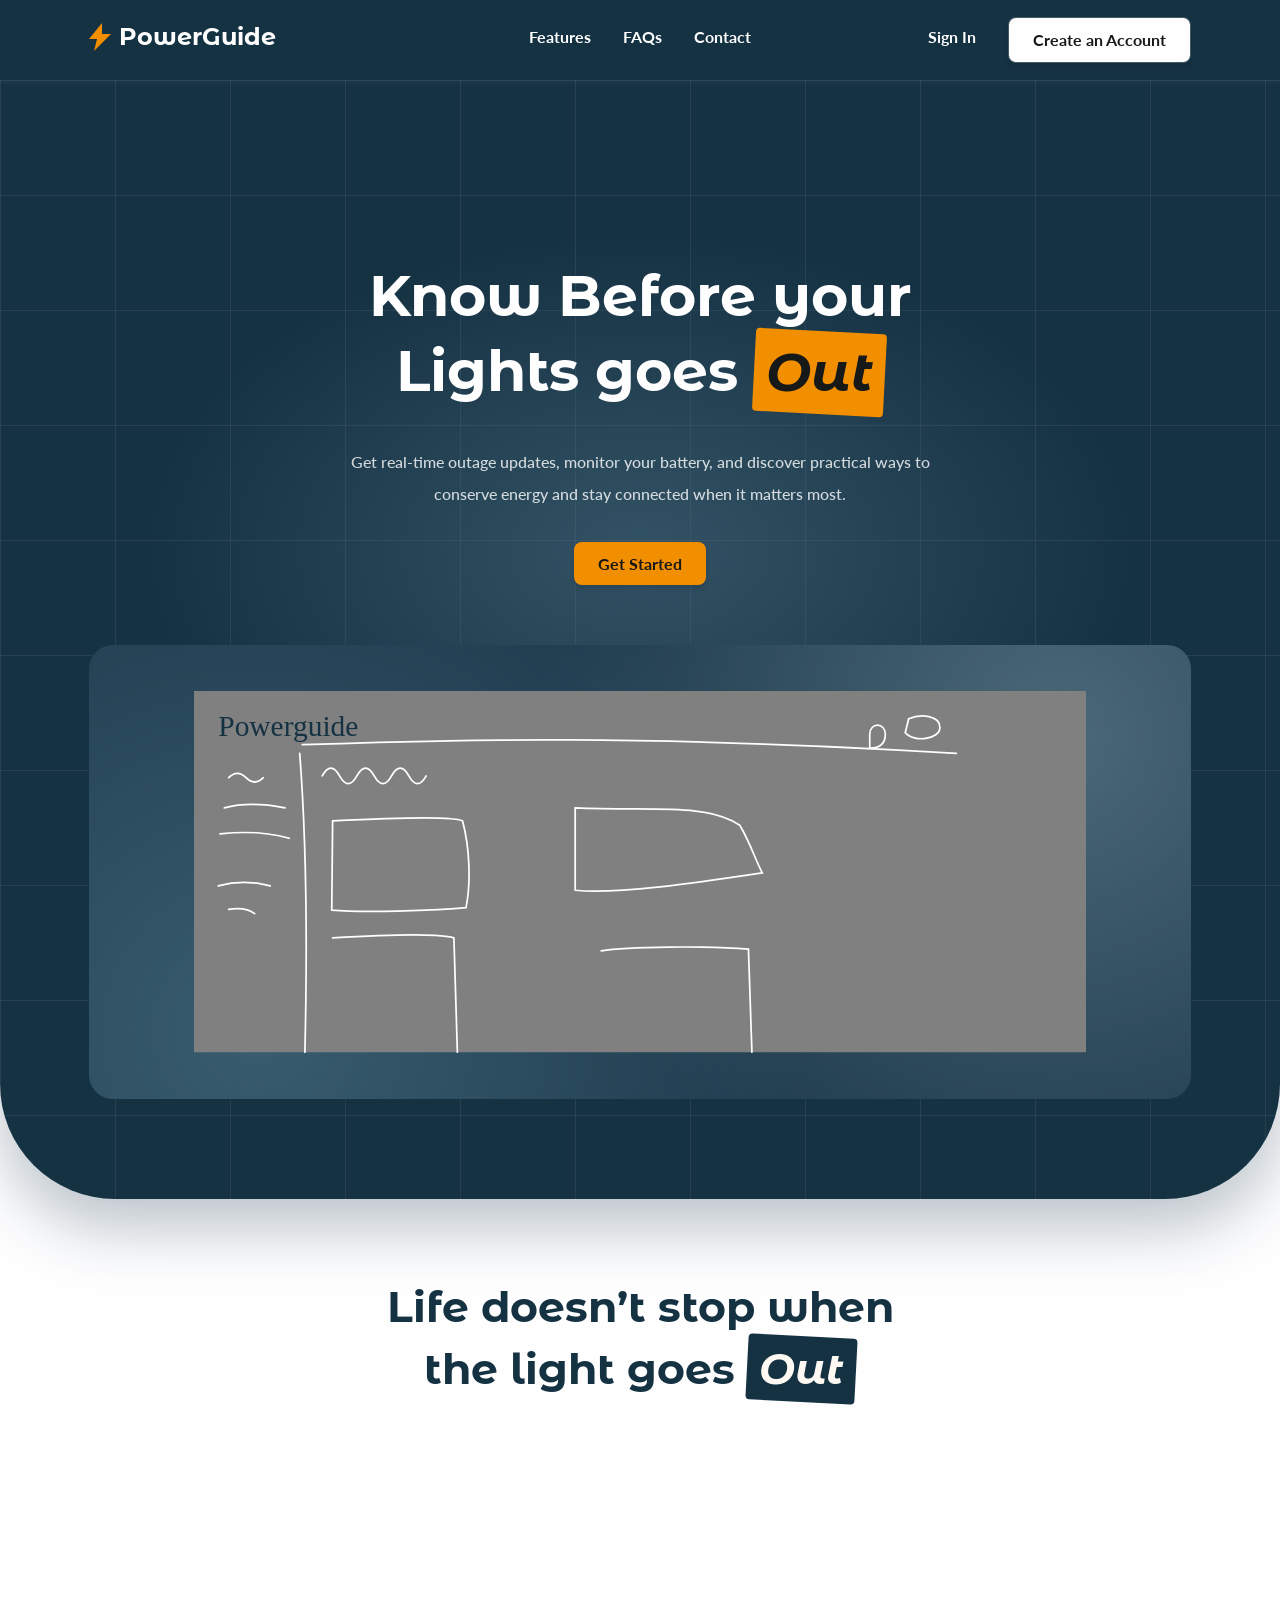
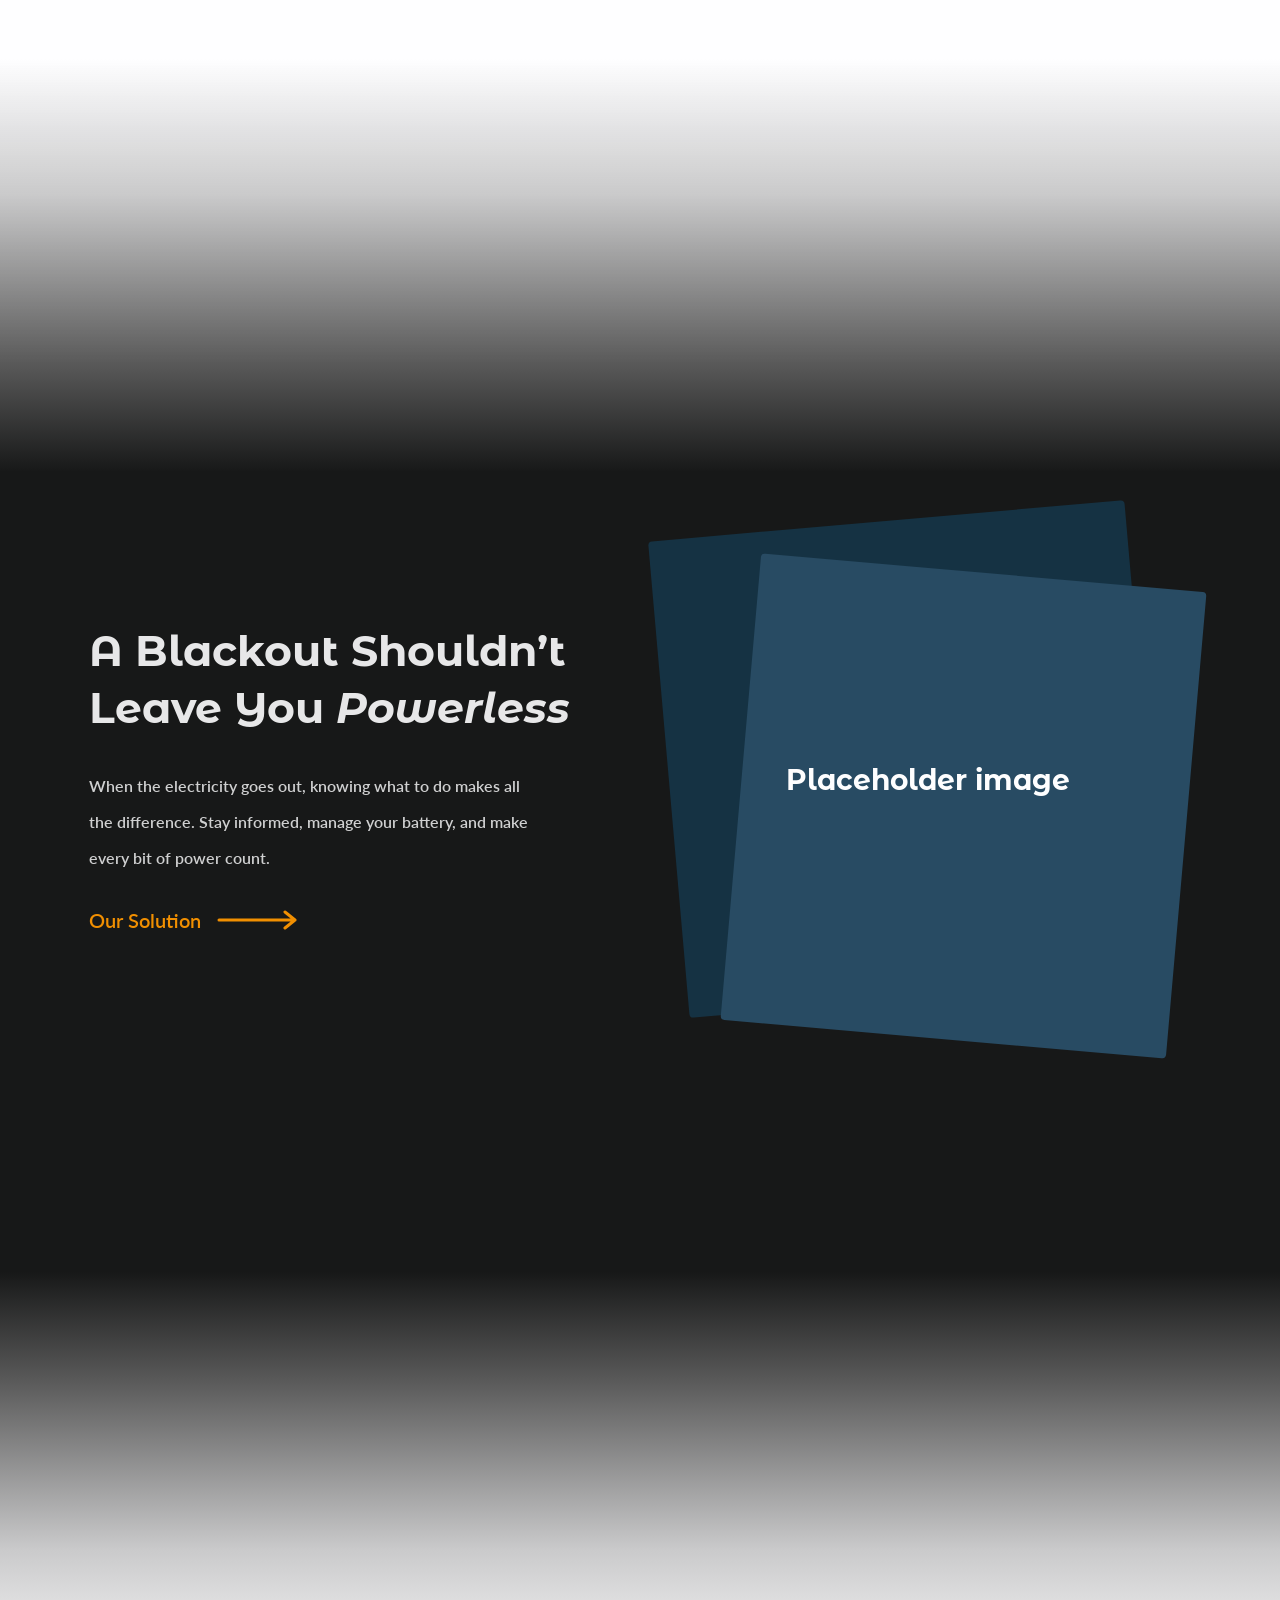
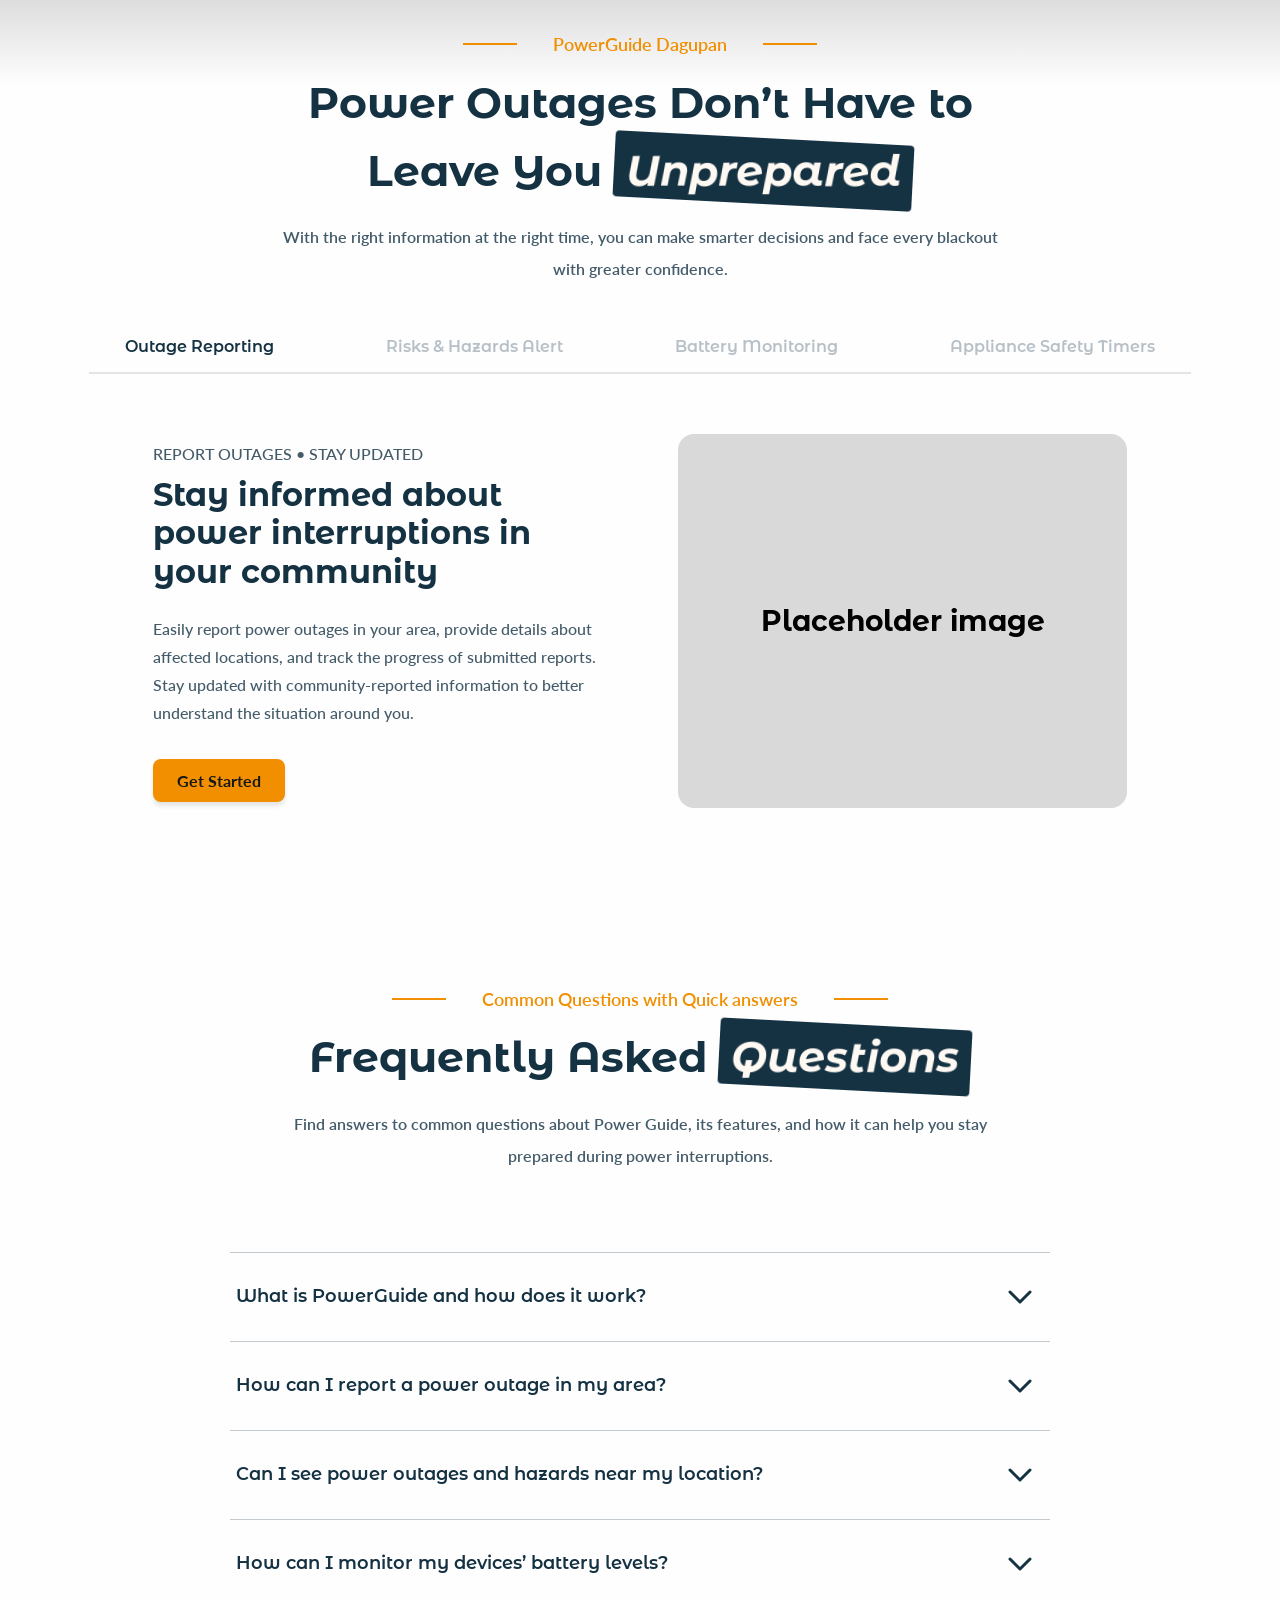
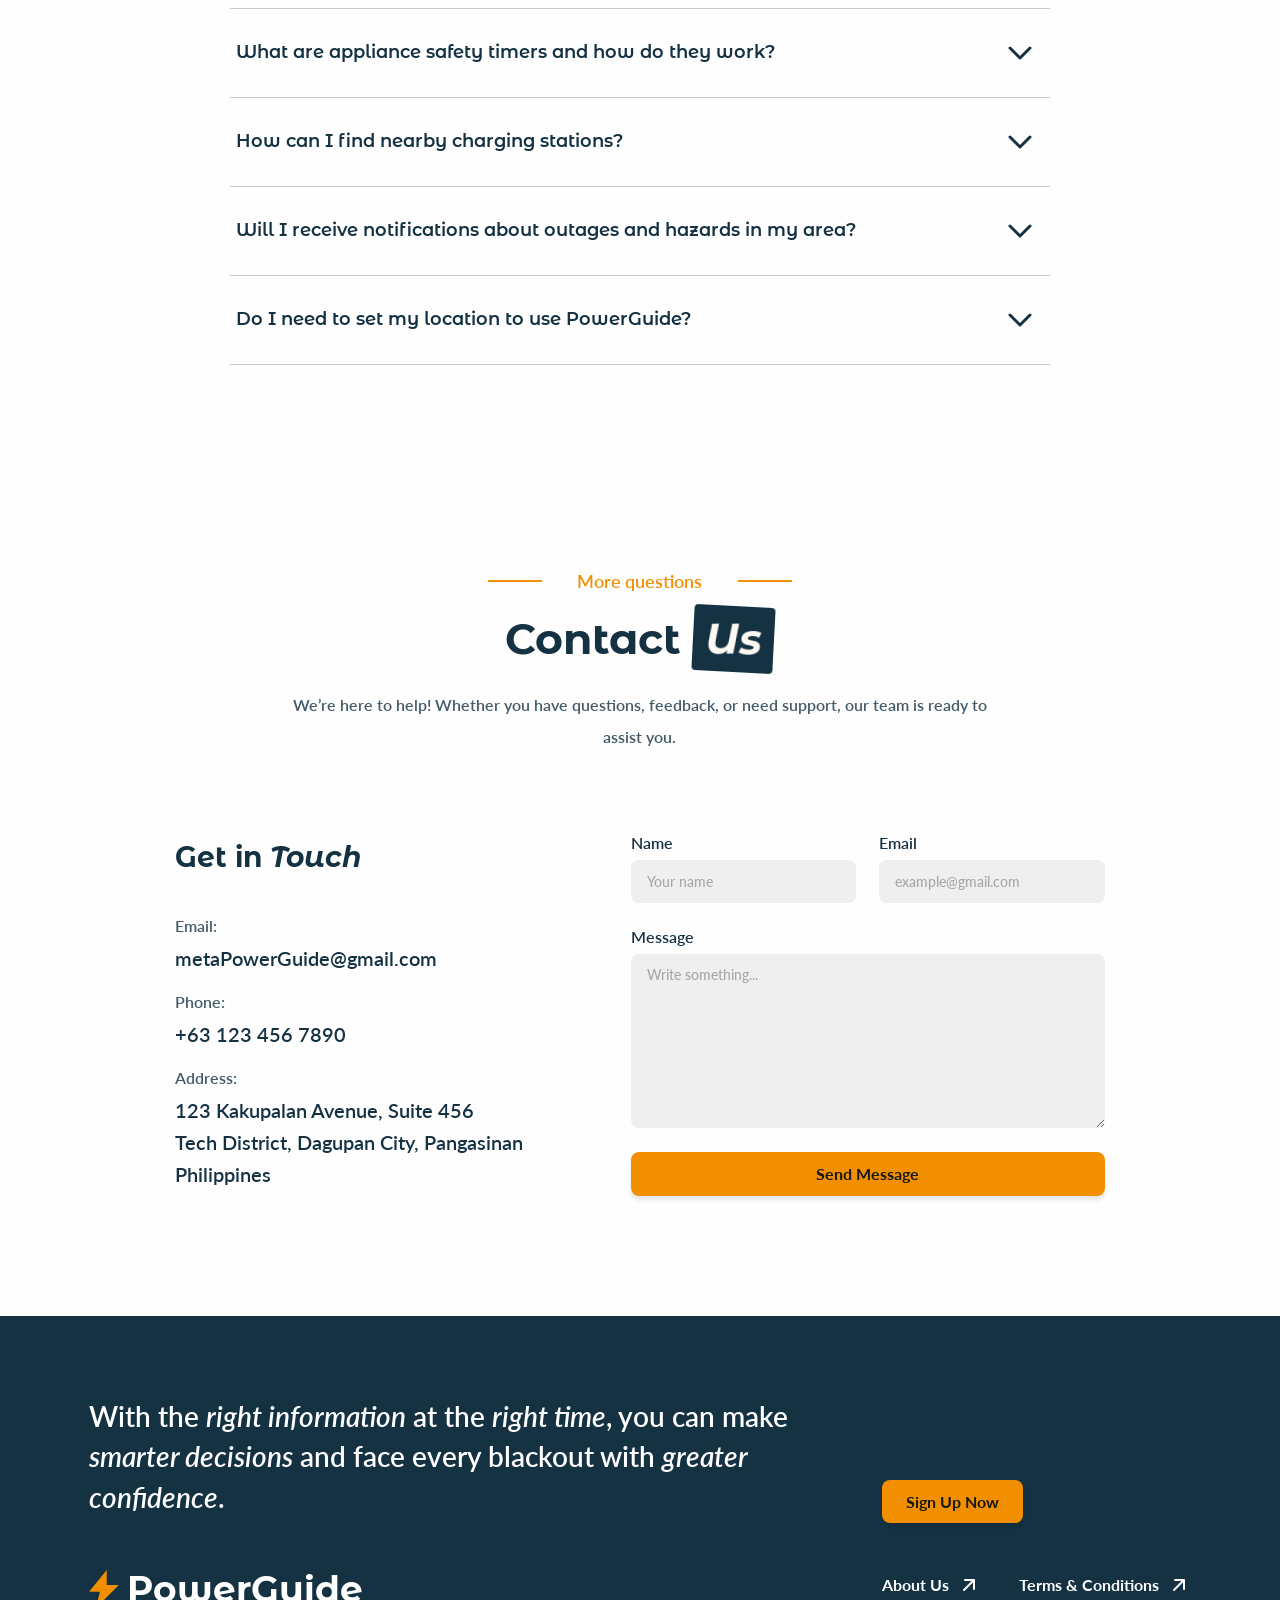
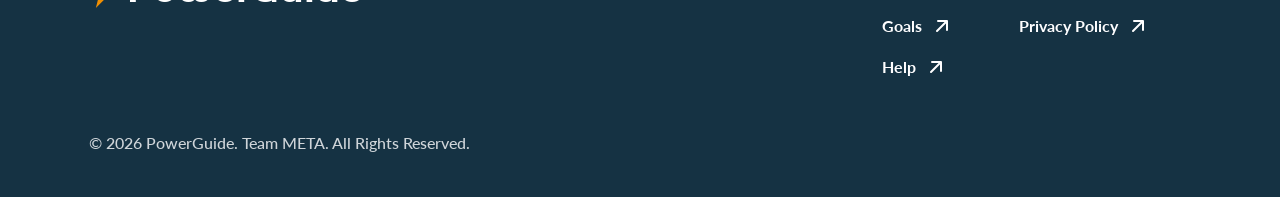
<file: index.html>
<!doctype html>
<html lang="en">
    <head>
        <meta charset="utf-8" />
        <meta name="viewport" content="width=device-width, initial-scale=1" />
        <title>PowerGuide – Know before your lights go out</title>
        <link rel="preconnect" href="https://fonts.googleapis.com" />
        <link rel="preconnect" href="https://fonts.gstatic.com" crossorigin />
        <link
            href="https://fonts.googleapis.com/css2?family=Lato:ital,wght@0,400;0,500;0,600;0,700;1,600&family=Montserrat+Alternates:ital,wght@0,600;0,700;1,700&display=swap"
            rel="stylesheet"
        />
        <link rel="stylesheet" href="styles.css" />
    </head>
    <body>
        <svg width="0" height="0" style="position: absolute" aria-hidden="true">
            <symbol id="bolt" viewBox="0 0 22 28">
                <path fill="#f18f01" d="M13 0 0 16h8l-3 12 17-17h-9z" />
            </symbol>
        </svg>

        <header class="nav">
            <div class="wrap">
                <a class="logo" href="#top"
                    ><svg width="22" height="28"><use href="#bolt" /></svg>
                    PowerGuide
                </a>
                <div id="menu">
                    <nav class="nav__c" aria-label="Sections">
                        <a href="#features">Features</a><a href="#faq">FAQs</a
                        ><a href="#contact">Contact</a>
                    </nav>
                    <div class="nav__r">
                        <a href="Login and Signup/login.html">Sign In</a
                        ><a
                            class="btn btn--w"
                            href="Login and Signup/signup.html"
                            >Create an Account</a
                        >
                    </div>
                </div>
                <button
                    class="burger"
                    aria-label="Menu"
                    aria-expanded="false"
                    aria-controls="menu"
                >
                    <span></span>
                </button>
            </div>
        </header>

        <main id="top">
            <section class="hero">
                <h1>
                    Know Before your<br />Lights goes
                    <span class="tag tag--o"><i>Out</i></span>
                </h1>
                <p>
                    Get real-time outage updates, monitor your battery, and
                    discover practical ways to conserve energy and stay
                    connected when it matters most.
                </p>
                <a class="btn" href="#contact">Get Started</a>
                <div class="mock">
                    <svg
                        viewBox="0 0 1030 417"
                        role="img"
                        aria-label="Sketch of the PowerGuide dashboard"
                    >
                        <rect width="1030" height="417" fill="#808080" />
                        <text
                            x="28"
                            y="52"
                            fill="#153243"
                            font-family="cursive"
                            font-size="34"
                        >
                            Powerguide
                        </text>
                        <g
                            fill="none"
                            stroke="#fff"
                            stroke-width="2"
                            stroke-linecap="round"
                        >
                            <path
                                d="M125 62C300 56 520 50 880 72M122 72C128 150 132 250 128 417"
                            />
                            <path
                                d="M40 100q10-10 20 0t20 0M35 135q30-8 70 0M30 165q45-5 80 5M28 225q30-8 60 0M40 252q20-3 30 5"
                            />
                            <path
                                d="M148 98q10-18 20 0t20 0t20 0t20 0t20 0t20 0"
                            />
                            <path
                                d="M160 150c60-3 140-6 150 0 8 30 10 70 4 100-40 4-120 6-155 3zM440 135c90 4 150-6 190 20 12 20 18 40 26 55-80 12-170 25-216 20z"
                            />
                            <path
                                d="M160 285c50-3 120-6 140 0l4 132M470 300c30-5 120-6 170-2l4 119"
                            />
                            <path
                                d="M780 50c0-14 18-14 18 0s-10 16-18 16zM825 32c14-6 36-4 36 10s-30 18-40 6z"
                            />
                        </g>
                    </svg>
                </div>
            </section>

            <div class="blackout">
                <section class="lights">
                    <p>
                        Life doesn’t stop when the light goes
                        <span class="tag"><i>Out</i></span>
                    </p>
                </section>
                <section class="dark">
                    <div class="wrap">
                        <div>
                            <h2>
                                A Blackout Shouldn’t Leave You
                                <em>Powerless</em>
                            </h2>
                            <p>
                                When the electricity goes out, knowing what to
                                do makes all the difference. Stay informed,
                                manage your battery, and make every bit of power
                                count.
                            </p>
                            <a class="link" href="#features"
                                >Our Solution
                                <svg
                                    width="82"
                                    height="20"
                                    viewBox="0 0 82 20"
                                    fill="none"
                                    stroke="currentColor"
                                    stroke-width="3"
                                    stroke-linecap="round"
                                    stroke-linejoin="round"
                                >
                                    <path d="M2 10h76M68 2l10 8-10 8" /></svg
                            ></a>
                        </div>
                        <div class="imgs"><span>Placeholder image</span></div>
                    </div>
                </section>
            </div>

            <section class="about">
                <div class="hd">
                    <p class="eyebrow">PowerGuide Dagupan</p>
                    <h2>
                        Power Outages Don’t Have to Leave You
                        <span class="tag"><i>Unprepared</i></span>
                    </h2>
                    <p class="sub">
                        With the right information at the right time, you can
                        make smarter decisions and face every blackout with
                        greater confidence.
                    </p>
                </div>
            </section>

            <section class="features wrap" id="features">
                <div class="tabs" role="tablist">
                    <button
                        class="tab"
                        role="tab"
                        id="t0"
                        aria-selected="true"
                        aria-controls="pane"
                    >
                        Outage Reporting
                    </button>
                    <button
                        class="tab"
                        role="tab"
                        id="t1"
                        aria-selected="false"
                        aria-controls="pane"
                    >
                        Risks &amp; Hazards Alert
                    </button>
                    <button
                        class="tab"
                        role="tab"
                        id="t2"
                        aria-selected="false"
                        aria-controls="pane"
                    >
                        Battery Monitoring
                    </button>
                    <button
                        class="tab"
                        role="tab"
                        id="t3"
                        aria-selected="false"
                        aria-controls="pane"
                    >
                        Appliance Safety Timers
                    </button>
                </div>
                <div
                    class="pane"
                    id="pane"
                    role="tabpanel"
                    aria-labelledby="t0"
                >
                    <div>
                        <p id="f-eb" class="caps">
                            Report outages • Stay updated
                        </p>
                        <h3 id="f-ti">
                            Stay informed about power interruptions in your
                            community
                        </h3>
                        <p id="f-bo">
                            Easily report power outages in your area, provide
                            details about affected locations, and track the
                            progress of submitted reports. Stay updated with
                            community-reported information to better understand
                            the situation around you.
                        </p>
                        <a class="btn" href="#contact">Get Started</a>
                    </div>
                    <div class="ph">Placeholder image</div>
                </div>
            </section>

            <section class="faqs" id="faq">
                <div class="hd">
                    <p class="eyebrow">Common Questions with Quick answers</p>
                    <h2>
                        Frequently Asked
                        <span class="tag"><i>Questions</i></span>
                    </h2>
                    <p class="sub">
                        Find answers to common questions about Power Guide, its
                        features, and how it can help you stay prepared during
                        power interruptions.
                    </p>
                </div>
                <div class="faq">
                    <details>
                        <summary>
                            What is PowerGuide and how does it work?
                        </summary>
                        <p>
                            PowerGuide helps you prepare for power interruptions
                            with outage reports, hazard alerts, battery
                            monitoring, and appliance safety timers.
                        </p>
                    </details>
                    <details>
                        <summary>
                            How can I report a power outage in my area?
                        </summary>
                        <p>
                            Open Outage Reporting, add your location and
                            details, then submit. You can track the progress of
                            your report afterwards.
                        </p>
                    </details>
                    <details>
                        <summary>
                            Can I see power outages and hazards near my
                            location?
                        </summary>
                        <p>
                            Yes. The map shows community-reported outages and
                            hazards close to you.
                        </p>
                    </details>
                    <details>
                        <summary>
                            How can I monitor my devices’ battery levels?
                        </summary>
                        <p>
                            Add your devices to see their battery levels in one
                            place and get a warning when one runs low.
                        </p>
                    </details>
                    <details>
                        <summary>
                            What are appliance safety timers and how do they
                            work?
                        </summary>
                        <p>
                            A timer reminds you to switch off or unplug an
                            appliance after a set time, so nothing is left
                            running when the power returns.
                        </p>
                    </details>
                    <details>
                        <summary>
                            How can I find nearby charging stations?
                        </summary>
                        <p>
                            Use the charging station finder to see places near
                            you where you can charge your devices.
                        </p>
                    </details>
                    <details>
                        <summary>
                            Will I receive notifications about outages and
                            hazards in my area?
                        </summary>
                        <p>
                            Yes. Turn on notifications to get alerts about
                            outages and hazards where you are.
                        </p>
                    </details>
                    <details>
                        <summary>
                            Do I need to set my location to use PowerGuide?
                        </summary>
                        <p>
                            Setting your location gives the most relevant
                            results, but you can still browse general
                            information without it.
                        </p>
                    </details>
                </div>
            </section>

            <section class="contact wrap" id="contact">
                <div class="hd">
                    <p class="eyebrow">More questions</p>
                    <h2>
                        Contact <span class="tag"><i>Us</i></span>
                    </h2>
                    <p class="sub">
                        We’re here to help! Whether you have questions,
                        feedback, or need support, our team is ready to assist
                        you.
                    </p>
                </div>
                <div class="cgrid">
                    <div>
                        <h3>Get in <em>Touch</em></h3>
                        <dl>
                            <dt>Email:</dt>
                            <dd>metaPowerGuide@gmail.com</dd>
                            <dt>Phone:</dt>
                            <dd>+63 123 456 7890</dd>
                            <dt>Address:</dt>
                            <dd>
                                <address>
                                    123 Kakupalan Avenue, Suite 456<br />Tech
                                    District, Dagupan City, Pangasinan<br />Philippines
                                </address>
                            </dd>
                        </dl>
                    </div>
                    <form>
                        <div class="row">
                            <label
                                >Name<input
                                    name="name"
                                    placeholder="Your name"
                                    autocomplete="name"
                                    required
                            /></label>
                            <label
                                >Email<input
                                    name="email"
                                    type="email"
                                    placeholder="example@gmail.com"
                                    autocomplete="email"
                                    required
                            /></label>
                        </div>
                        <label
                            >Message<textarea
                                name="message"
                                placeholder="Write something..."
                                required
                            ></textarea>
                        </label>
                        <button class="btn" type="submit">Send Message</button>
                    </form>
                </div>
            </section>
        </main>

        <footer class="foot">
            <div class="wrap">
                <div>
                    <p class="q">
                        With the <em>right information</em> at the
                        <em>right time</em>, you can make
                        <em>smarter decisions</em> and face every blackout with
                        <em>greater confidence</em>.
                    </p>
                    <a class="logo logo--l" href="#top"
                        ><svg width="30" height="38"><use href="#bolt" /></svg
                        >PowerGuide</a
                    >
                </div>
                <div class="fr">
                    <a class="btn" href="#">Sign Up Now</a>
                    <div class="links">
                        <ul>
                            <li><a href="#">About Us</a></li>
                            <li><a href="#">Goals</a></li>
                            <li><a href="#">Help</a></li>
                        </ul>
                        <ul>
                            <li><a href="#">Terms &amp; Conditions</a></li>
                            <li><a href="#">Privacy Policy</a></li>
                        </ul>
                    </div>
                </div>
                <small
                    >© 2026 PowerGuide. Team META. All Rights Reserved.</small
                >
            </div>
        </footer>
        <script src="script.js"></script>
    </body>
</html>
</file>
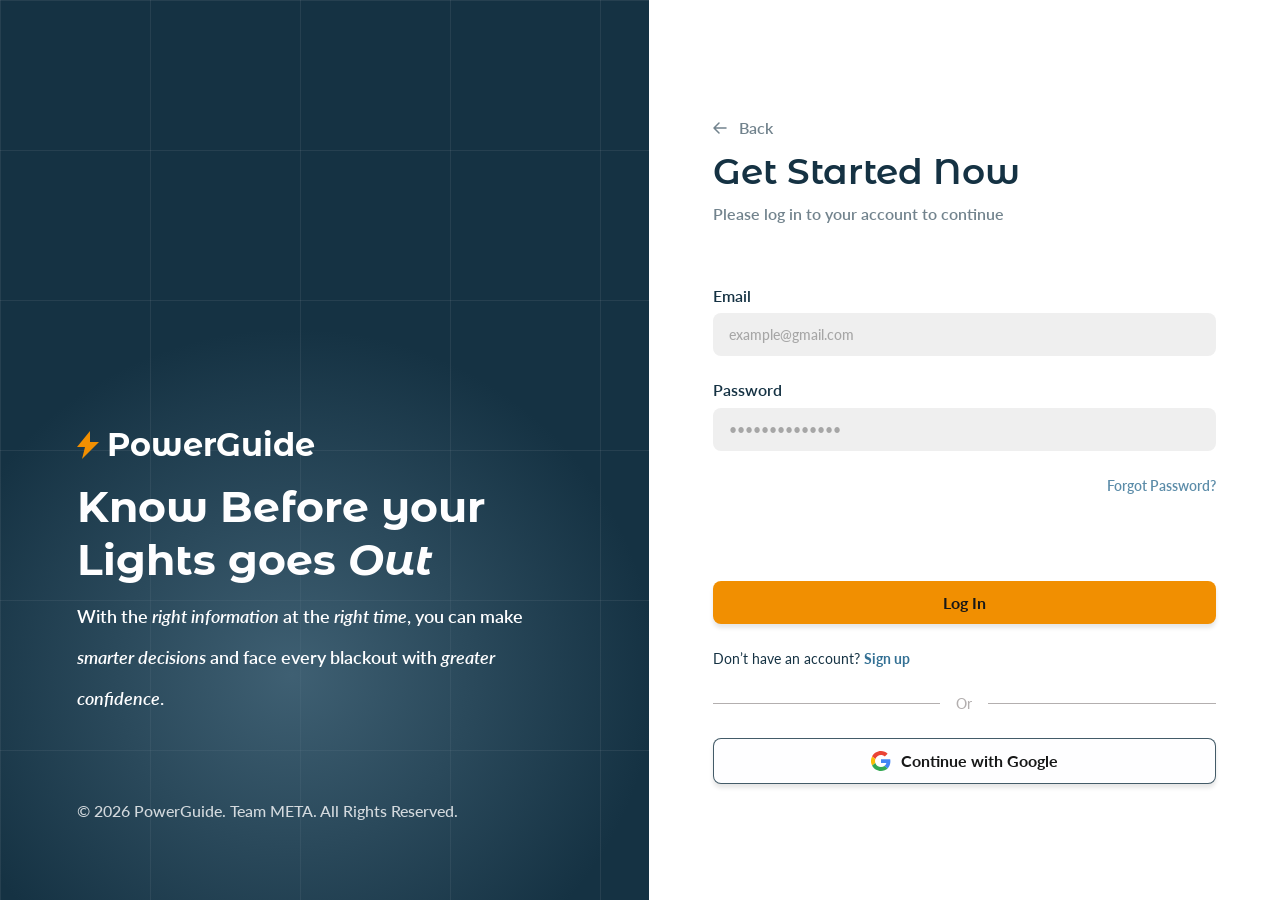
<file: Login and Signup/login.html>
<!doctype html>
<html lang="en">
    <head>
        <meta charset="utf-8" />
        <meta name="viewport" content="width=device-width, initial-scale=1" />
        <title>Log in – PowerGuide</title>
        <link rel="preconnect" href="https://fonts.googleapis.com" />
        <link rel="preconnect" href="https://fonts.gstatic.com" crossorigin />
        <link
            href="https://fonts.googleapis.com/css2?family=Lato:ital,wght@0,400;0,500;0,600;0,700;1,600&family=Montserrat+Alternates:ital,wght@0,600;0,700;1,700&display=swap"
            rel="stylesheet"
        />
        <link rel="stylesheet" href="auth.css" />
    </head>
    <body>
        <aside class="side">
            <a class="logo" href="index.html"
                ><svg width="22" height="28" viewBox="0 0 22 28">
                    <path fill="#f18f01" d="M13 0 0 16h8l-3 12 17-17h-9z" />
                </svg>
                PowerGuide
            </a>
            <h2>Know Before your Lights goes <em>Out</em></h2>
            <p>
                With the <em>right information</em> at the <em>right time</em>,
                you can make <em>smarter decisions</em> and face every blackout
                with <em>greater confidence</em>.
            </p>
            <small>© 2026 PowerGuide. Team META. All Rights Reserved.</small>
        </aside>

        <main class="panel">
            <div class="card">
                <header>
                    <a class="back" href="../index.html"
                        ><svg
                            width="14"
                            height="12"
                            viewBox="0 0 14 12"
                            fill="none"
                            stroke="currentColor"
                            stroke-width="1.5"
                            stroke-linecap="round"
                            stroke-linejoin="round"
                        >
                            <path d="M13 6H1M6 1 1 6l5 5" /></svg
                        >Back</a
                    >
                    <h1>Get Started Now</h1>
                    <p class="lead">
                        Please log in to your account to continue
                    </p>
                </header>
                <form id="auth" novalidate>
                    <div class="fields">
                        <label
                            >Email<input
                                name="email"
                                type="email"
                                placeholder="example@gmail.com"
                                autocomplete="email"
                                required
                        /></label>
                        <label
                            >Password<input
                                name="password"
                                type="password"
                                placeholder="••••••••••••••"
                                autocomplete="current-password"
                                required
                        /></label>
                    </div>
                    <a class="forgot" href="#">Forgot Password?</a>
                    <p class="msg" role="status" aria-live="polite"></p>
                    <div class="actions">
                        <button class="btn" type="submit">Log In</button>
                        <p class="alt">
                            Don’t have an account?
                            <a href="signup.html">Sign up</a>
                        </p>
                        <div class="or">Or</div>
                        <button class="btn btn--w" type="button">
                            <svg
                                width="20"
                                height="20"
                                viewBox="0 0 48 48"
                                aria-hidden="true"
                            >
                                <path
                                    fill="#EA4335"
                                    d="M24 9.5c3.5 0 6.6 1.2 9.1 3.6l6.8-6.8C35.9 2.4 30.4 0 24 0 14.6 0 6.5 5.4 2.6 13.2l7.9 6.1C12.4 13.6 17.7 9.5 24 9.5z"
                                />
                                <path
                                    fill="#4285F4"
                                    d="M46.5 24.5c0-1.6-.1-3.1-.4-4.5H24v9h12.7c-.6 3-2.2 5.4-4.7 7.1l7.6 5.9c4.4-4.1 6.9-10.1 6.9-17.5z"
                                />
                                <path
                                    fill="#FBBC05"
                                    d="M10.5 28.7a14.5 14.5 0 0 1 0-9.4l-7.9-6.1a24 24 0 0 0 0 21.6z"
                                />
                                <path
                                    fill="#34A853"
                                    d="M24 48c6.5 0 11.9-2.1 15.9-5.8l-7.6-5.9c-2.1 1.4-4.9 2.3-8.3 2.3-6.3 0-11.6-4.1-13.5-9.9l-7.9 6.1C6.5 42.6 14.6 48 24 48z"
                                />
                            </svg>
                            Continue with Google
                        </button>
                    </div>
                </form>
            </div>
        </main>
        <script src="auth.js"></script>
    </body>
</html>
</file>
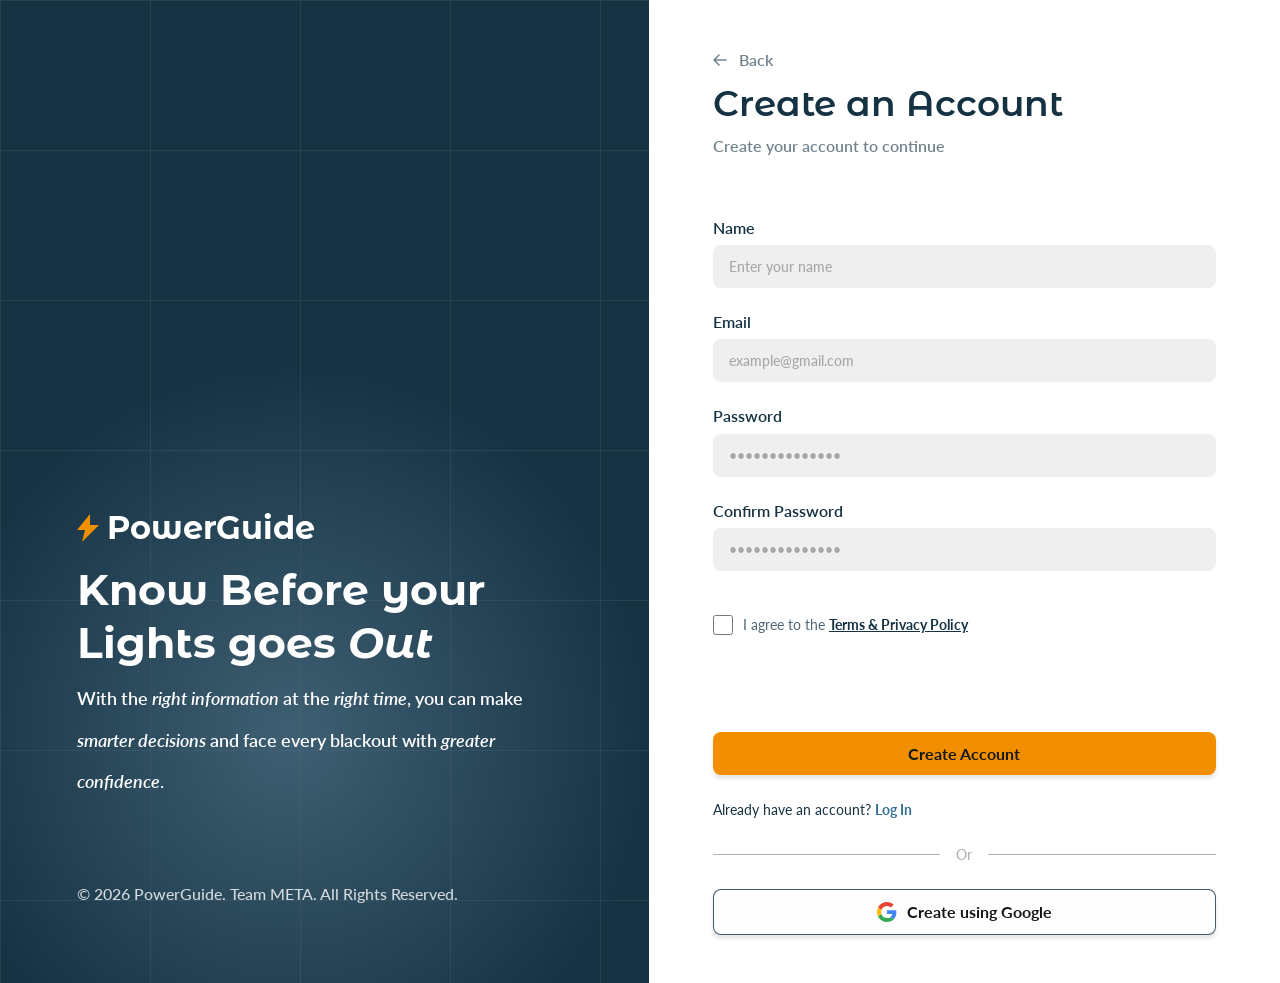
<file: Login and Signup/signup.html>
<!doctype html>
<html lang="en">
    <head>
        <meta charset="utf-8" />
        <meta name="viewport" content="width=device-width, initial-scale=1" />
        <title>Create an account – PowerGuide</title>
        <link rel="preconnect" href="https://fonts.googleapis.com" />
        <link rel="preconnect" href="https://fonts.gstatic.com" crossorigin />
        <link
            href="https://fonts.googleapis.com/css2?family=Lato:ital,wght@0,400;0,500;0,600;0,700;1,600&family=Montserrat+Alternates:ital,wght@0,600;0,700;1,700&display=swap"
            rel="stylesheet"
        />
        <link rel="stylesheet" href="auth.css" />
    </head>
    <body>
        <aside class="side">
            <a class="logo" href="powerguide/index.html"
                ><svg width="22" height="28" viewBox="0 0 22 28">
                    <path
                        fill="#f18f01"
                        d="M13 0 0 16h8l-3 12 17-17h-9z"
                    /></svg
                >PowerGuide</a
            >
            <h2>Know Before your Lights goes <em>Out</em></h2>
            <p>
                With the <em>right information</em> at the <em>right time</em>,
                you can make <em>smarter decisions</em> and face every blackout
                with <em>greater confidence</em>.
            </p>
            <small>© 2026 PowerGuide. Team META. All Rights Reserved.</small>
        </aside>

        <main class="panel">
            <div class="card">
                <header>
                    <a class="back" href="..\index.html"
                        ><svg
                            width="14"
                            height="12"
                            viewBox="0 0 14 12"
                            fill="none"
                            stroke="currentColor"
                            stroke-width="1.5"
                            stroke-linecap="round"
                            stroke-linejoin="round"
                        >
                            <path d="M13 6H1M6 1 1 6l5 5" /></svg
                        >Back</a
                    >
                    <h1>Create an Account</h1>
                    <p class="lead">Create your account to continue</p>
                </header>
                <form id="auth" novalidate>
                    <div class="fields">
                        <label
                            >Name<input
                                name="name"
                                placeholder="Enter your name"
                                autocomplete="name"
                                required
                        /></label>
                        <label
                            >Email<input
                                name="email"
                                type="email"
                                placeholder="example@gmail.com"
                                autocomplete="email"
                                required
                        /></label>
                        <label
                            >Password<input
                                name="password"
                                type="password"
                                placeholder="••••••••••••••"
                                autocomplete="new-password"
                                minlength="8"
                                required
                        /></label>
                        <label
                            >Confirm Password<input
                                name="confirm"
                                type="password"
                                placeholder="••••••••••••••"
                                autocomplete="new-password"
                                required
                        /></label>
                    </div>
                    <label class="agree"
                        ><input name="terms" type="checkbox" required />
                        <span
                            >I agree to the
                            <a href="#">Terms &amp; Privacy Policy</a></span
                        ></label
                    >
                    <p class="msg" role="status" aria-live="polite"></p>
                    <div class="actions">
                        <button class="btn" type="submit">
                            Create Account
                        </button>
                        <p class="alt">
                            Already have an account?
                            <a href="login.html">Log In</a>
                        </p>
                        <div class="or">Or</div>
                        <button class="btn btn--w" type="button">
                            <svg
                                width="20"
                                height="20"
                                viewBox="0 0 48 48"
                                aria-hidden="true"
                            >
                                <path
                                    fill="#EA4335"
                                    d="M24 9.5c3.5 0 6.6 1.2 9.1 3.6l6.8-6.8C35.9 2.4 30.4 0 24 0 14.6 0 6.5 5.4 2.6 13.2l7.9 6.1C12.4 13.6 17.7 9.5 24 9.5z"
                                />
                                <path
                                    fill="#4285F4"
                                    d="M46.5 24.5c0-1.6-.1-3.1-.4-4.5H24v9h12.7c-.6 3-2.2 5.4-4.7 7.1l7.6 5.9c4.4-4.1 6.9-10.1 6.9-17.5z"
                                />
                                <path
                                    fill="#FBBC05"
                                    d="M10.5 28.7a14.5 14.5 0 0 1 0-9.4l-7.9-6.1a24 24 0 0 0 0 21.6z"
                                />
                                <path
                                    fill="#34A853"
                                    d="M24 48c6.5 0 11.9-2.1 15.9-5.8l-7.6-5.9c-2.1 1.4-4.9 2.3-8.3 2.3-6.3 0-11.6-4.1-13.5-9.9l-7.9 6.1C6.5 42.6 14.6 48 24 48z"
                                />
                            </svg>
                            Create using Google
                        </button>
                    </div>
                </form>
            </div>
        </main>
        <script src="auth.js"></script>
    </body>
</html>
</file>
<file: styles.css>
:root{--navy:#153243;--blue:#284b63;--or:#f18f01;--ink:#171818;--bg:#fefeff;--g:clamp(20px,6.94vw,100px);--h:'Montserrat Alternates',system-ui,sans-serif;--h2:clamp(30px,3.33vw,48px)}
*{box-sizing:border-box;margin:0}
html{scroll-behavior:smooth;scroll-padding-top:80px}
body{font:500 16px/1.75 Lato,system-ui,sans-serif;color:var(--navy);background:var(--bg);overflow-x:clip}
h1,h2,h3,summary,.logo,.tab{font-family:var(--h);font-weight:700}
em{font-style:italic}
:focus-visible{outline:3px solid var(--or);outline-offset:3px}
.wrap{width:min(1240px,100% - 2*var(--g));margin-inline:auto}

.btn{display:inline-block;background:var(--or);color:var(--ink);font:700 16px/1.2 Lato,sans-serif;padding:12px 24px;border:0;border-radius:8px;box-shadow:0 4px 4px rgba(0,0,0,.1);text-decoration:none;cursor:pointer;text-align:center;transition:filter .2s}
.btn:hover{filter:brightness(1.08)}
.btn--w{background:var(--bg);border:1px solid rgba(21,50,67,.8)}
.tag{display:inline-block;background:var(--navy);color:#fff9f4;border-radius:4px;padding:0 12px;line-height:1.55;transform:rotate(3deg);white-space:nowrap}
.tag i{display:inline-block;transform:rotate(-3deg)}
.tag--o{background:var(--or);color:var(--ink);font-size:.94em}

/* nav */
.nav{position:sticky;top:0;z-index:50;height:80px;background:var(--navy);box-shadow:0 4px 4px rgba(239,230,221,.04)}
.nav .wrap{height:100%;display:grid;grid-template-columns:1fr auto 1fr;align-items:center}
.logo{display:inline-flex;align-items:center;gap:8px;color:#fff;font-size:24px;text-decoration:none}
.logo--l{font-size:36px;margin-top:40px}
#menu{display:contents}
.nav__c,.nav__r{display:flex;align-items:center;gap:32px}
.nav__r{justify-self:end}
.nav a:not(.btn){color:var(--bg);font-weight:700;text-decoration:none;padding-bottom:4px;border-bottom:2px solid transparent;transition:border-color .2s}
.nav a:not(.btn):hover{border-color:var(--or)}
.burger{display:none;justify-self:end;width:44px;height:44px;background:none;border:0;cursor:pointer}
.burger span,.burger span::before{content:"";display:block;width:24px;height:2px;background:#fff;margin:auto;position:relative}
.burger span::before{top:8px;margin:0}

/* hero */
.hero{position:relative;z-index:2;text-align:center;color:#fff;padding:180px 0 100px;border-radius:0 0 clamp(48px,9vw,130px) clamp(48px,9vw,130px);box-shadow:0 30px 60px rgba(21,50,67,.28);
background:radial-gradient(ellipse 55% 40% at 50% 42%,rgba(80,115,135,.5),transparent 70%),linear-gradient(rgba(255,255,255,.07) 1px,transparent 1px) 0 0/115px 115px,linear-gradient(90deg,rgba(255,255,255,.07) 1px,transparent 1px) 0 0/115px 115px,var(--navy)}
.hero h1{font-size:clamp(36px,4.45vw,64px);line-height:1.25;color:var(--bg);padding-inline:var(--g)}
.hero>p{max-width:674px;margin:32px auto;padding-inline:20px;opacity:.8;line-height:2}
.mock{width:min(1240px,100% - 2*var(--g));margin:60px auto 0;padding:clamp(12px,3.6vw,52px) clamp(12px,8.4vw,105px);border-radius:24px;background:radial-gradient(circle at 15% 85%,rgba(80,120,140,.55),transparent 55%),radial-gradient(circle at 88% 20%,rgba(120,150,165,.5),transparent 50%),#1d3a4c}
.mock svg{display:block;width:100%;height:auto}

/* lights out */
.lights{position:sticky;top:96px;height:460px;padding:80px var(--g) 0;text-align:center}
.lights p{max-width:560px;margin:auto;font:700 clamp(28px,3.33vw,48px)/1.35 var(--h)}
.dark{position:relative;z-index:2;color:var(--bg);padding:clamp(300px,36vw,520px) 0 clamp(80px,10vw,140px);
background:linear-gradient(180deg,rgba(254,254,255,0),rgba(190,190,191,.81) 135px,#595959 305px,var(--ink) 413px) top/100% 413px no-repeat,linear-gradient(var(--ink),var(--ink)) 0 412px/100% 100% no-repeat}
.dark .wrap{display:grid;grid-template-columns:1fr 1fr;gap:48px;align-items:center}
.dark h2{font-size:var(--h2);line-height:1.33;opacity:.9;max-width:511px}
.dark p{max-width:456px;margin:32px 0;opacity:.8;font-weight:600;line-height:2.25}
.link{display:inline-flex;align-items:center;gap:16px;color:var(--or);font:600 20px Lato,sans-serif;text-decoration:none}
.imgs{position:relative;width:100%;max-width:520px;aspect-ratio:1;justify-self:center}
.imgs::before,.imgs::after{content:"";position:absolute;border-radius:4px}
.imgs::before{inset:0 8% 8% 0;background:var(--navy);transform:rotate(-5deg)}
.imgs::after{inset:10% 0 0 14%;background:var(--blue);transform:rotate(5deg)}
.imgs span{position:absolute;inset:0;z-index:1;display:grid;place-items:center;font:700 clamp(22px,2.2vw,32px) var(--h);color:var(--bg)}

/* shared header */
.hd{max-width:820px;margin-inline:auto;text-align:center;padding-inline:20px}
.eyebrow{display:flex;justify-content:center;align-items:center;gap:clamp(12px,2.8vw,40px);color:var(--or);font:600 clamp(15px,1.4vw,20px)/1.8 Lato,sans-serif}
.eyebrow::before,.eyebrow::after{content:"";flex:none;width:clamp(24px,4.2vw,60px);height:2px;background:var(--or)}
.hd h2{font-size:var(--h2);line-height:1.6;margin-top:8px}
.hd .sub{max-width:728px;margin:16px auto 0;opacity:.8;font-weight:600;line-height:2}

.about{padding:clamp(280px,36vw,517px) 0 40px;background:linear-gradient(180deg,var(--ink) 104px,#595959 212px,rgba(190,190,191,.81) 382px,rgba(254,254,255,0) 517px) top/100% 517px no-repeat}
.about .hd{max-width:820px}

/* features */
.tabs{display:flex;gap:clamp(8px,3vw,40px);border-bottom:2px solid #e2e4e6;overflow-x:auto;scrollbar-width:none}
.tab{flex:1 0 auto;padding:10px 8px 13px;margin-bottom:-2px;font-size:16px;font-weight:600;line-height:1.5;color:var(--navy);background:none;border:0;border-bottom:2px solid transparent;opacity:.3;cursor:pointer;transition:opacity .2s}
.tab:hover,.tab[aria-selected=true]{opacity:1}
.tab[aria-selected=true]{border-color:var(--navy)}
.pane{display:grid;grid-template-columns:1fr 1fr;gap:clamp(32px,6vw,90px);align-items:center;padding:60px clamp(0px,5vw,66px) 100px}
.caps{text-transform:uppercase;opacity:.8;line-height:1.75}
.pane h3{font-size:clamp(26px,2.5vw,32px);line-height:1.2;margin:8px 0 24px}
.pane p+h3+p{opacity:.8;margin-bottom:32px}
.pane #f-bo{opacity:.8;margin-bottom:32px}
.ph{display:grid;place-items:center;aspect-ratio:505/421;background:#d9d9d9;border-radius:16px;font:700 clamp(22px,2.2vw,32px) var(--h);color:#000;text-align:center}

/* faq */
.faqs{padding:75px 0 100px}
.faq{width:min(820px,100% - 2*var(--g));margin:80px auto 0;border-bottom:1px solid rgba(21,50,67,.25)}
details{border-top:1px solid rgba(21,50,67,.25)}
summary{display:flex;justify-content:space-between;align-items:center;gap:16px;padding:20px 6px;font-size:clamp(16px,1.4vw,20px);font-weight:600;line-height:1.8;cursor:pointer;list-style:none}
summary::-webkit-details-marker{display:none}
summary::after{content:"";flex:none;width:48px;height:48px;transition:transform .2s;background:url("data:image/svg+xml,%3Csvg xmlns='http://www.w3.org/2000/svg' viewBox='0 0 48 48' fill='none' stroke='%23153243' stroke-width='3' stroke-linecap='round' stroke-linejoin='round'%3E%3Cpath d='M14 19l10 10 10-10'/%3E%3C/svg%3E") center/contain}
details[open] summary::after{transform:rotate(180deg)}
details p{max-width:640px;padding:0 6px 24px;opacity:.8;font-weight:600;line-height:2}

/* contact */
.contact{padding:100px 0 120px}
.cgrid{display:grid;grid-template-columns:1fr 1.25fr;gap:clamp(32px,6vw,90px);max-width:930px;margin:80px auto 0}
.cgrid h3{font-size:clamp(26px,2.2vw,32px);margin-bottom:28px}
dt{opacity:.8;font-weight:600;line-height:2;margin-top:12px}
dd{font-size:20px;font-weight:600;line-height:1.6;overflow-wrap:anywhere}
address{font-style:normal}
form{display:grid;gap:24px}
.row{display:grid;grid-template-columns:1fr 1fr;gap:23px}
label{display:grid;gap:8px;font-weight:600;line-height:1.2}
input,textarea{width:100%;padding:12px 16px;background:#efefef;color:#000;border:0;border-radius:8px;font:500 14px Lato,sans-serif}
input{height:43px}
textarea{height:174px;resize:vertical}
::placeholder{color:#000;opacity:.3}

/* footer */
.foot{background:var(--navy);color:var(--bg);padding:80px 0 40px}
.foot .wrap{display:grid;grid-template-columns:minmax(0,716px) auto;justify-content:space-between;gap:48px 64px}
.q{font:600 clamp(22px,2.2vw,32px)/1.45 Lato,sans-serif}
.fr{padding-top:84px;display:grid;gap:48px;align-content:start}
.fr .btn{justify-self:start}
.links{display:flex;gap:clamp(24px,3vw,40px)}
.links ul{list-style:none;padding:0;display:grid;gap:13px;align-content:start}
.links a{display:inline-flex;align-items:center;gap:8px;color:var(--bg);font-weight:700;text-decoration:none;white-space:nowrap}
.links a::after{content:"";width:24px;height:24px;background:url("data:image/svg+xml,%3Csvg xmlns='http://www.w3.org/2000/svg' viewBox='0 0 24 24' fill='none' stroke='%23fefeff' stroke-width='2' stroke-linecap='round' stroke-linejoin='round'%3E%3Cpath d='M7 17 17 7M8 7h9v9'/%3E%3C/svg%3E") center/contain}
.links a:hover{text-decoration:underline}
.foot small{grid-column:1/-1;font-size:16px;opacity:.8}

@media (max-width:900px){
  .nav .wrap{grid-template-columns:1fr auto}
  .burger{display:block}
  #menu{display:none}
  .open #menu{display:flex;flex-direction:column;align-items:flex-start;gap:20px;position:absolute;top:80px;left:0;right:0;padding:24px var(--g);background:var(--navy)}
  .nav__c,.nav__r{flex-direction:column;align-items:flex-start;gap:20px}
  .hero{padding-top:110px}
  .dark .wrap,.pane,.cgrid,.foot .wrap{grid-template-columns:1fr}
  .pane{padding-inline:0}
  .fr{padding-top:0}
}
@media (max-width:560px){
  .row{grid-template-columns:1fr}
  .tag{white-space:normal}
  summary::after{width:32px;height:32px}
}
@media (prefers-reduced-motion:reduce){html{scroll-behavior:auto}*{transition:none!important}}
</file>
<file: Login and Signup/auth.css>
:root{--navy:#153243;--or:#f18f01;--ink:#171818;--bg:#fefeff;--link:#337094;--h:'Montserrat Alternates',system-ui,sans-serif}
*{box-sizing:border-box;margin:0}
body{min-height:100vh;display:grid;grid-template-columns:50.7fr 49.3fr;font:500 16px/1.5 Lato,system-ui,sans-serif;color:var(--navy);background:#fff}
:focus-visible{outline:3px solid var(--or);outline-offset:3px}

.side{position:relative;display:flex;flex-direction:column;justify-content:flex-end;padding:clamp(32px,6vw,101px);color:var(--bg);overflow:hidden;
background:radial-gradient(ellipse 80% 55% at 45% 75%,rgba(85,120,140,.65),transparent 70%),linear-gradient(rgba(255,255,255,.07) 1px,transparent 1px) 0 0/150px 150px,linear-gradient(90deg,rgba(255,255,255,.07) 1px,transparent 1px) 0 0/150px 150px,var(--navy)}
.side .logo{display:inline-flex;align-items:center;gap:8px;margin-bottom:20px;font:700 32px/1 var(--h);color:#fff;text-decoration:none}
.side h2{max-width:483px;font:700 clamp(32px,3.33vw,48px)/1.25 var(--h)}
.side p{max-width:529px;margin-top:8px;font:600 clamp(16px,1.4vw,20px)/2.3 Lato,sans-serif}
.side small{margin-top:80px;font-size:16px;opacity:.8}

.panel{display:grid;align-content:center;padding:48px clamp(20px,5vw,72px)}
.card{width:min(505px,100%);display:grid;gap:60px}
.back{display:inline-flex;align-items:center;gap:12px;margin-bottom:8px;color:var(--navy);font-weight:600;text-decoration:none;opacity:.6}
.back:hover{opacity:1}
h1{font:600 clamp(30px,2.8vw,40px)/46px var(--h)}
.lead{margin-top:8px;font-weight:600;opacity:.6}

form{display:grid;gap:32px}
.fields{display:grid;gap:24px}
label{display:grid;gap:8px;font-weight:600;line-height:1.2}
input:not([type=checkbox]){width:100%;height:43px;padding:0 16px;background:#efefef;color:var(--navy);border:0;border-radius:8px;font:500 14px Lato,sans-serif}
input[aria-invalid=true]{box-shadow:0 0 0 2px #c0392b}
::placeholder{color:#000;opacity:.3}
.forgot{justify-self:end;margin-top:-8px;font-size:14px;font-weight:600;color:var(--link);text-decoration:none;opacity:.8}
.agree{display:flex;align-items:center;gap:10px;min-height:44px;font:400 14px Lato,sans-serif;color:#526574}
.agree input{flex:none;width:20px;height:20px;accent-color:var(--navy)}
.agree a{color:var(--navy);font-weight:700}
.msg{min-height:1.5em;font-size:14px;color:#c0392b}
.msg.ok{color:#1f7a4d}
.actions{display:grid;gap:24px}
.btn{display:flex;align-items:center;justify-content:center;gap:10px;width:100%;min-height:43px;padding:12px 24px;border-radius:8px;box-shadow:0 4px 4px rgba(0,0,0,.1);font:700 16px/1.2 Lato,sans-serif;color:var(--ink);background:var(--or);border:0;cursor:pointer;transition:filter .2s}
.btn:hover{filter:brightness(1.08)}
.btn--w{background:var(--bg);border:1px solid rgba(21,50,67,.8)}
.alt{font-size:14px;font-weight:400}
.alt a{color:var(--link);font-weight:700;text-decoration:none}
.or{display:flex;align-items:center;gap:16px;color:#b3afaf;font-size:14px;font-weight:500}
.or::before,.or::after{content:"";flex:1;height:1px;background:#b3afaf}

@media (max-width:900px){
  body{grid-template-columns:1fr}
  .side{min-height:0;padding:40px 24px}
  .side small{display:none}
  .card{gap:40px}
}
</file>
